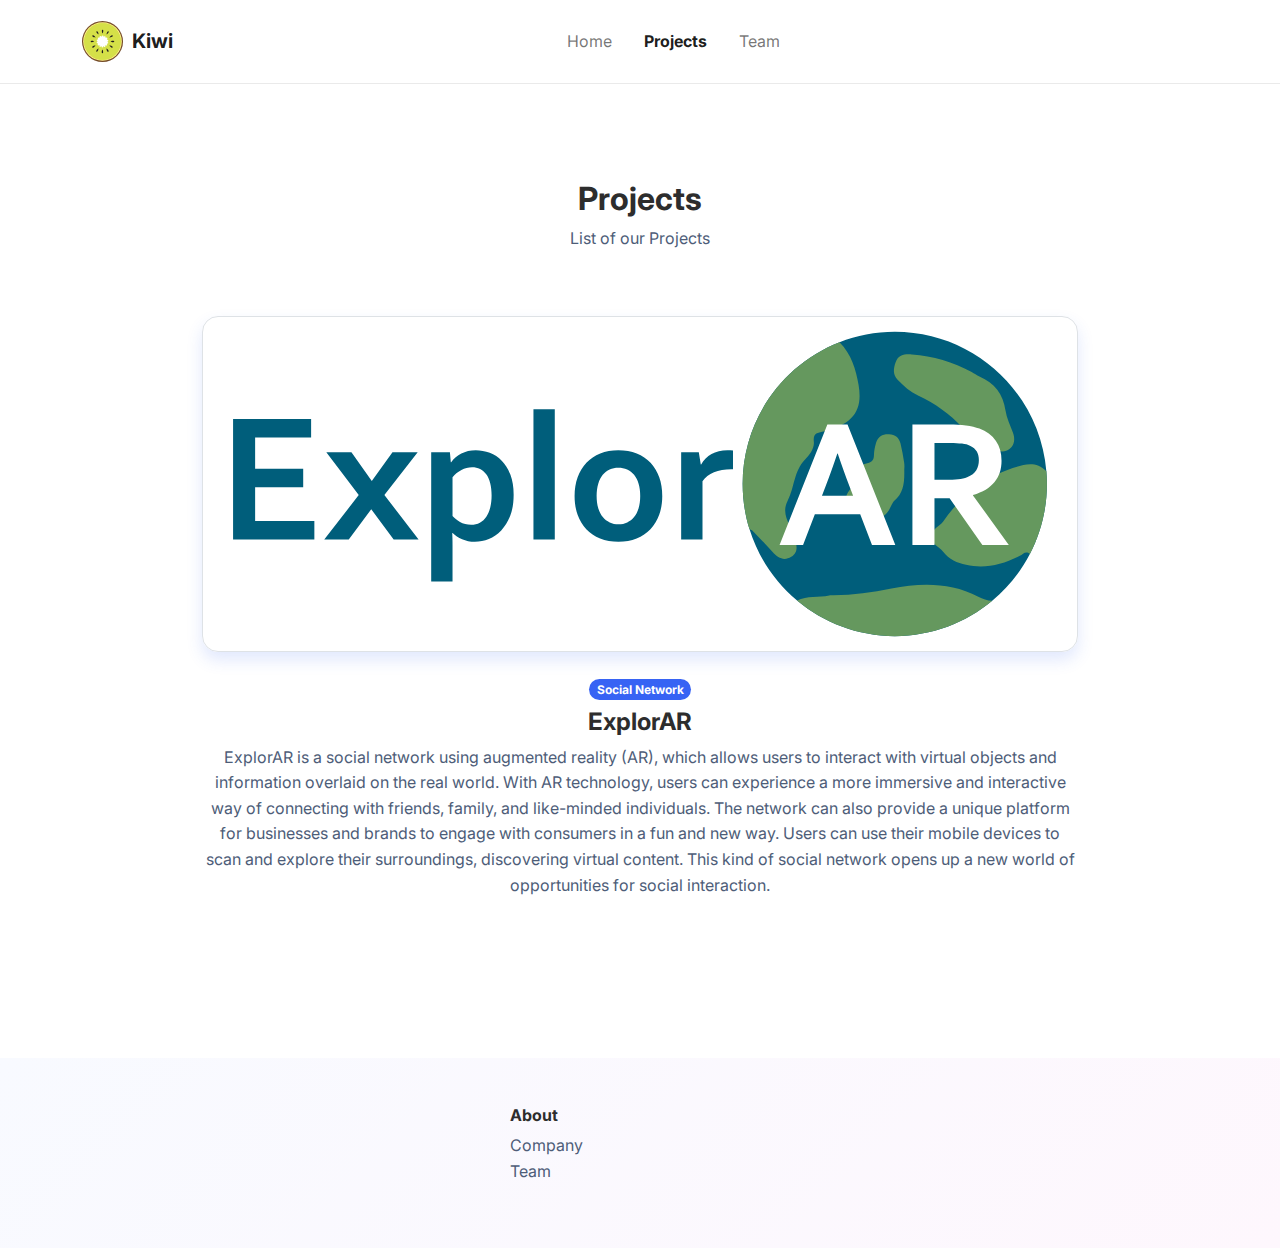
<file: projects.html>
<!DOCTYPE html>
<html lang="en">
  <head>
    <meta charset="utf-8" />
    <meta
      name="viewport"
      content="width=device-width, initial-scale=1.0, shrink-to-fit=no"
    />
    <title>Projects - Kiwi</title>
    <link rel="stylesheet" href="assets/bootstrap/css/bootstrap.min.css" />
    <link
      rel="stylesheet"
      href="https://fonts.googleapis.com/css?family=Inter:300italic,400italic,600italic,700italic,800italic,400,300,600,700,800&amp;display=swap"
    />
  </head>

  <body>
    <nav
      class="navbar navbar-light navbar-expand-md sticky-top navbar-shrink py-3"
      id="mainNav"
    >
      <div class="container">
        <a class="navbar-brand d-flex align-items-center" href="company-site.html"
          ><img
            class="img-fluid"
            src="assets/img/Untitled-1.svg"
            style="margin-right: 9px"
            alt="Kiwi Logo"
          /><span>Kiwi</span></a
        ><button
          data-bs-toggle="collapse"
          class="navbar-toggler"
          data-bs-target="#navcol-1"
        >
          <span class="visually-hidden">Toggle navigation</span
          ><span class="navbar-toggler-icon"></span>
        </button>
        <div class="collapse navbar-collapse" id="navcol-1">
          <ul class="navbar-nav mx-auto">
            <li class="nav-item">
              <a class="nav-link" href="company-site.html">Home</a>
            </li>
            <li class="nav-item">
              <a class="nav-link active" href="projects.html">Projects</a>
            </li>
            <li class="nav-item">
              <a class="nav-link" href="team.html">Team</a>
            </li>
          </ul>
        </div>
      </div>
    </nav>
    <section class="py-5">
      <div class="container py-5">
        <div class="row mb-5">
          <div class="col-md-8 col-xl-6 text-center mx-auto">
            <h2 class="fw-bold">Projects</h2>
            <p class="text-muted">List of our Projects</p>
          </div>
        </div>
        <div
          class="row text-center d-lg-flex mx-auto justify-content-lg-center"
          style="max-width: 900px"
        >
          <div class="col mb-4">
            <div>
              <a href="#"
                ><img
                  class="rounded img-fluid border shadow w-100 fit-cover"
                  src="assets/img/products/explorar_with%20border.svg"
                  alt="ExplorAR logo"
              /></a>
              <div class="py-4">
                <span class="badge bg-primary mb-2">Social Network</span>
                <h4 class="fw-bold">ExplorAR</h4>
                <p class="text-muted">
                  ExplorAR is a social network using augmented reality (AR), which allows users to interact with virtual objects and information overlaid on the real world. 
                  With AR technology, users can experience a more immersive and interactive way of connecting with friends, family, and like-minded individuals.
                  The network can also provide a unique platform for businesses and brands to engage with consumers in a fun and new way.
                  Users can use their mobile devices to scan and explore their surroundings, discovering virtual content.
                  This kind of social network opens up a new world of opportunities for social interaction.
                </p>
              </div>
            </div>
          </div>
        </div>
      </div>
    </section>
    <footer class="bg-primary-gradient">
      <div class="container py-4 py-lg-5">
        <div class="row justify-content-center">
          <div
            class="col-sm-4 col-md-3 text-center text-lg-start d-flex flex-column"
          >
            <h3 class="fs-6 fw-bold">About</h3>
            <ul class="list-unstyled">
              <li><a href="company-site.html">Company</a></li>
              <li><a href="team.html">Team</a></li>
            </ul>
          </div>
        </div>
      </div>
    </footer>
    <script src="assets/bootstrap/js/bootstrap.min.js"></script>
    <script src="assets/js/bold-and-bright.js"></script>
  </body>
</html>
</file>
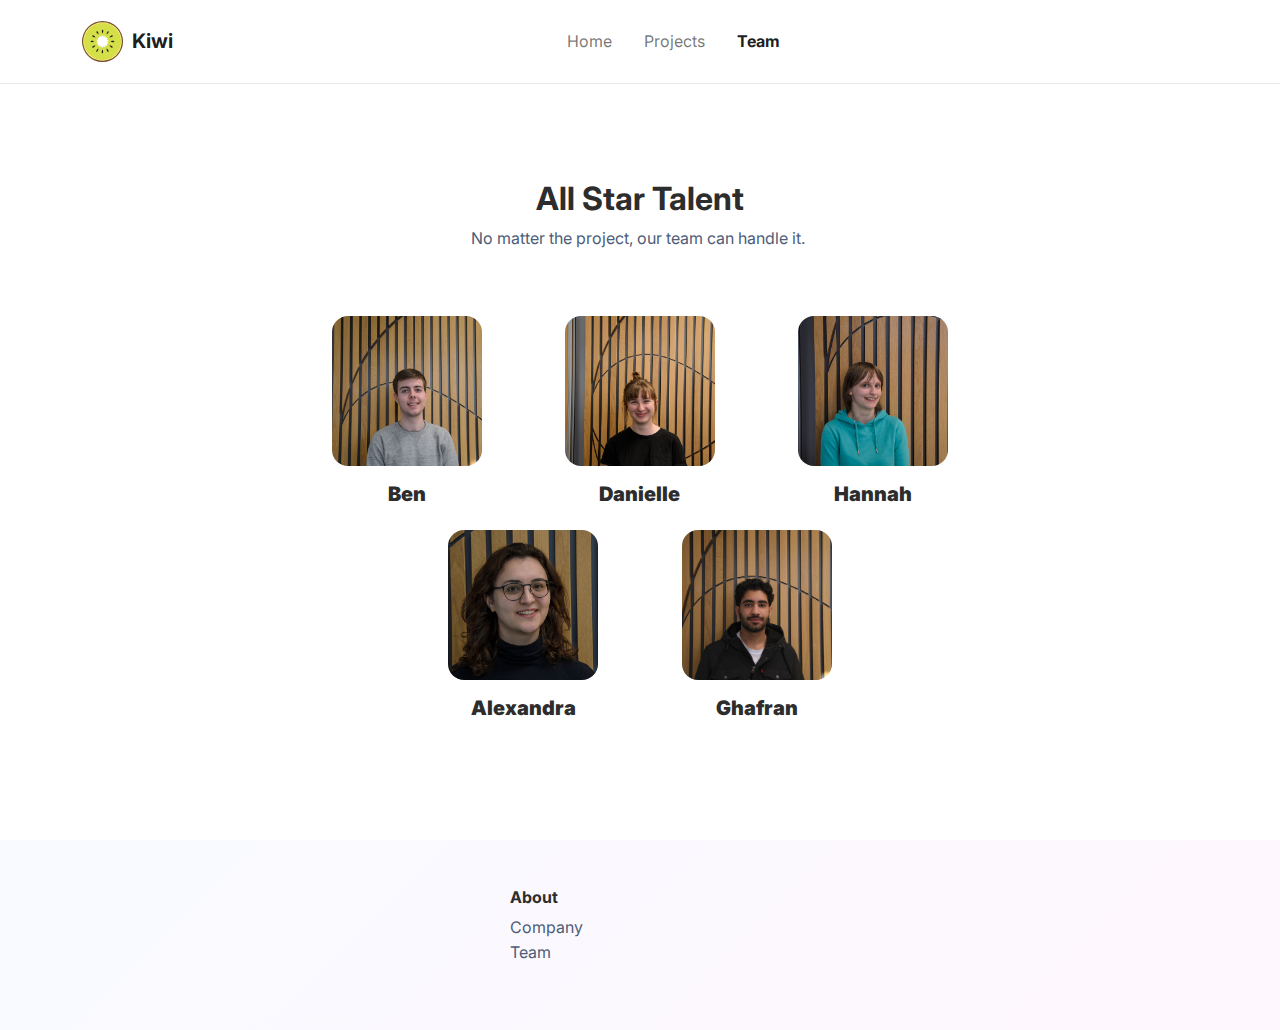
<file: team.html>
<!DOCTYPE html>
<html lang="en">
  <head>
    <meta charset="utf-8" />
    <meta
      name="viewport"
      content="width=device-width, initial-scale=1.0, shrink-to-fit=no"
    />
    <title>Team - Brand</title>
    <link rel="stylesheet" href="assets/bootstrap/css/bootstrap.min.css" />
    <link
      rel="stylesheet"
      href="https://fonts.googleapis.com/css?family=Inter:300italic,400italic,600italic,700italic,800italic,400,300,600,700,800&amp;display=swap"
    />
  </head>

  <body>
    <nav
      class="navbar navbar-light navbar-expand-md sticky-top navbar-shrink py-3"
      id="mainNav"
    >
      <div class="container">
        <a class="navbar-brand d-flex align-items-center" href="company-site.html"
          ><img
            class="img-fluid"
            src="assets/img/Untitled-1.svg"
            style="margin-right: 9px"
            alt="Kiwi Logo"
          /><span>Kiwi</span></a
        ><button
          data-bs-toggle="collapse"
          class="navbar-toggler"
          data-bs-target="#navcol-1"
        >
          <span class="visually-hidden">Toggle navigation</span
          ><span class="navbar-toggler-icon"></span>
        </button>
        <div class="collapse navbar-collapse" id="navcol-1">
          <ul class="navbar-nav mx-auto">
            <li class="nav-item">
              <a class="nav-link" href="company-site.html">Home</a>
            </li>
            <li class="nav-item">
              <a class="nav-link" href="projects.html">Projects</a>
            </li>
            <li class="nav-item">
              <a class="nav-link active" href="team.html">Team</a>
            </li>
          </ul>
        </div>
      </div>
    </nav>
    <section class="py-5">
      <div class="container py-5">
        <div class="row mb-4 mb-lg-5">
          <div class="col-md-8 col-xl-6 text-center mx-auto">
            <h2 class="fw-bold">All Star Talent</h2>
            <p class="text-muted">
              No matter the project, our team can handle it.&nbsp;
            </p>
          </div>
        </div>
        <div
          class="row row-cols-2 row-cols-md-3 d-lg-flex mx-auto justify-content-lg-center align-items-lg-center"
          style="max-width: 700px"
        >
          <div class="col mb-4">
            <div class="text-center">
              <img
                class="rounded mb-3 fit-cover"
                width="150"
                height="150"
                src="/assets/img/team/Ben.jpg"
                alt="Team member 1"
              />
              <h5 class="fw-bold mb-0"><strong>Ben</strong></h5>
            </div>
          </div>
          <div class="col mb-4">
            <div class="text-center">
              <img
                class="rounded mb-3 fit-cover"
                width="150"
                height="150"
                src="/assets/img/team/Danielle.jpg"
                alt="Team member 2"
              />
              <h5 class="fw-bold mb-0"><strong>Danielle</strong></h5>
            </div>
          </div>
          <div class="col mb-4">
            <div class="text-center">
              <img
                class="rounded mb-3 fit-cover"
                width="150"
                height="150"
                src="/assets/img/team/Hannah.jpg"
                alt="Team member 3"
              />
              <h5 class="fw-bold mb-0"><strong>Hannah</strong></h5>
            </div>
          </div>
          <div class="col mb-4">
            <div class="text-center">
              <img
                class="rounded mb-3 fit-cover"
                width="150"
                height="150"
                src="/assets/img/team/Alex.jpg"
                alt="Team member 4"
              />
              <h5 class="fw-bold mb-0"><strong>Alexandra</strong></h5>
            </div>
          </div>
          <div class="col mb-4">
            <div class="text-center">
              <img
                class="rounded mb-3 fit-cover"
                width="150"
                height="150"
                src="/assets/img/team/Ghafran.jpeg"
                alt="Team member 5"
              />
              <h5 class="fw-bold mb-0"><strong>Ghafran</strong></h5>
            </div>
          </div>
        </div>
      </div>
    </section>
    <footer class="bg-primary-gradient">
      <div class="container py-4 py-lg-5">
        <div class="row justify-content-center">
          <div
            class="col-sm-4 col-md-3 text-center text-lg-start d-flex flex-column"
          >
            <h3 class="fs-6 fw-bold">About</h3>
            <ul class="list-unstyled">
              <li><a href="company-site.html">Company</a></li>
              <li><a href="team.html">Team</a></li>
            </ul>
          </div>
        </div>
      </div>
    </footer>
    <script src="assets/bootstrap/js/bootstrap.min.js"></script>
    <script src="assets/js/bold-and-bright.js"></script>
  </body>
</html>
</file>
